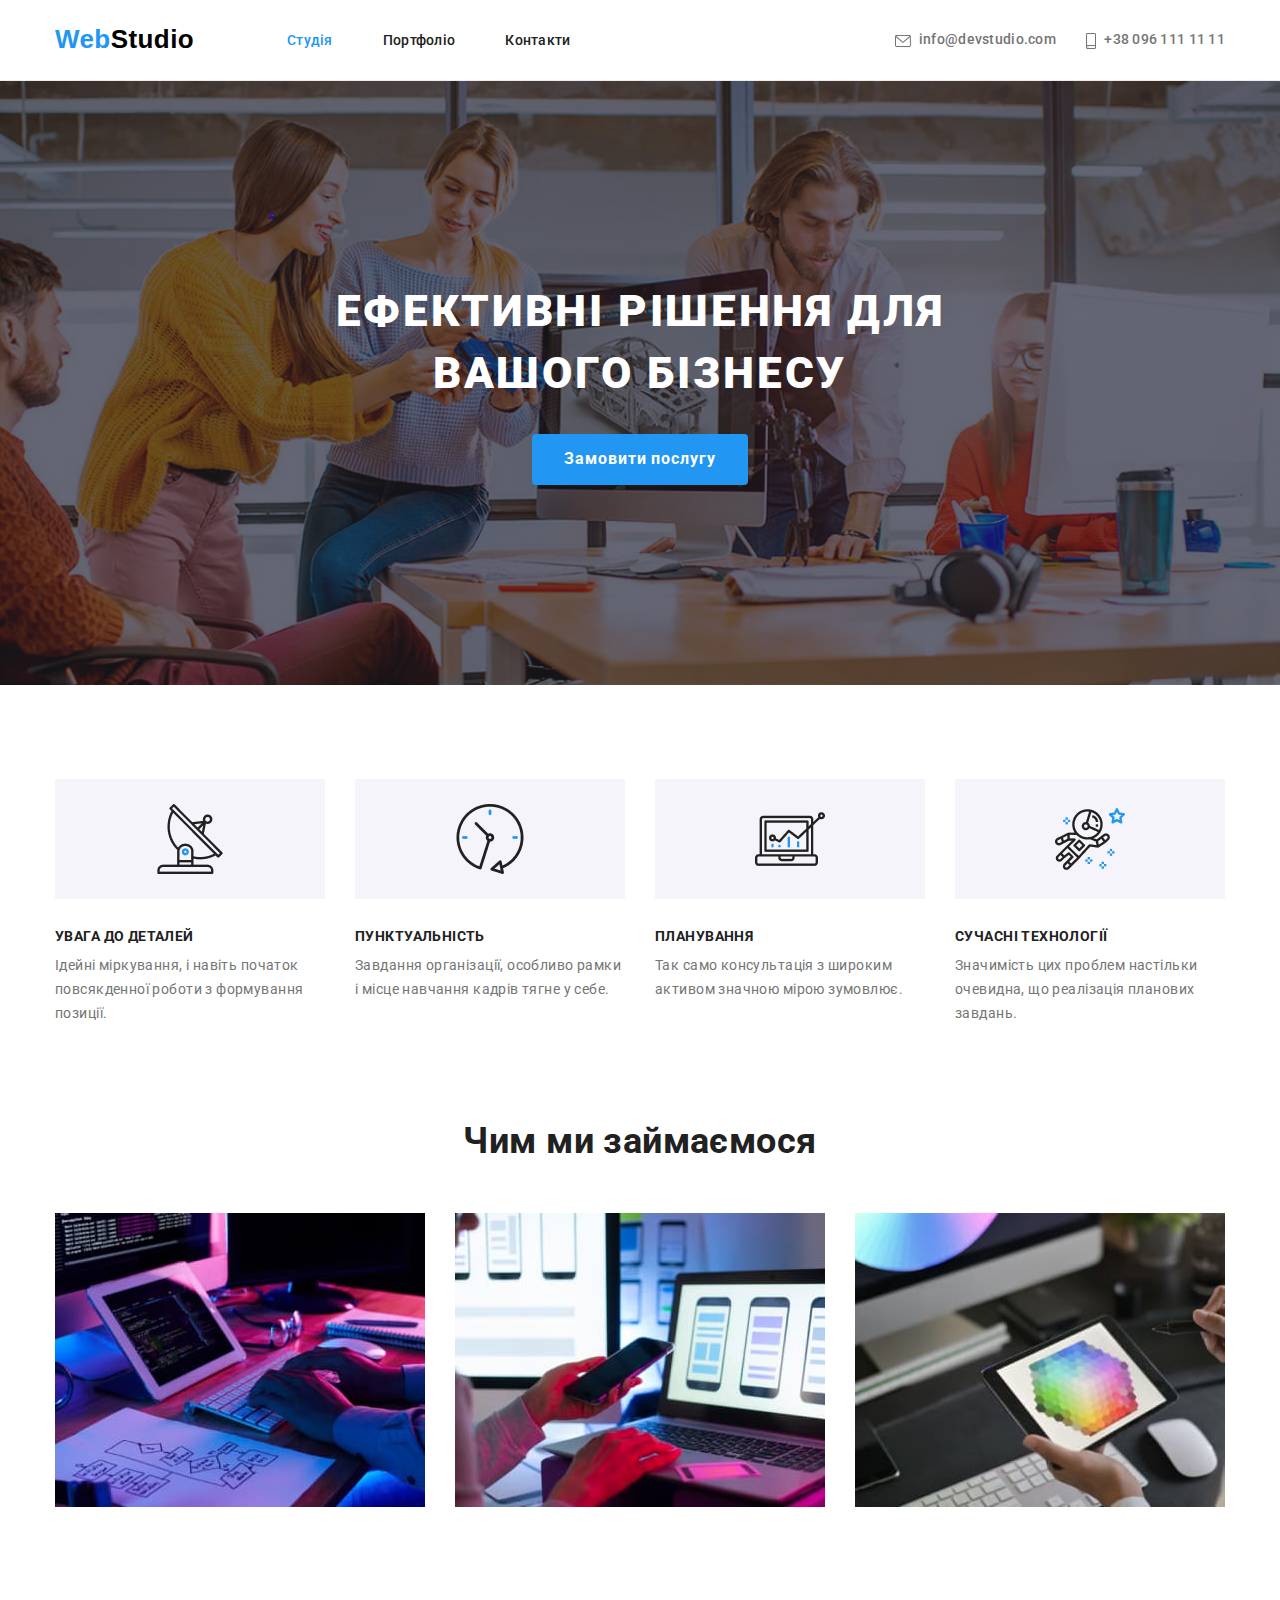
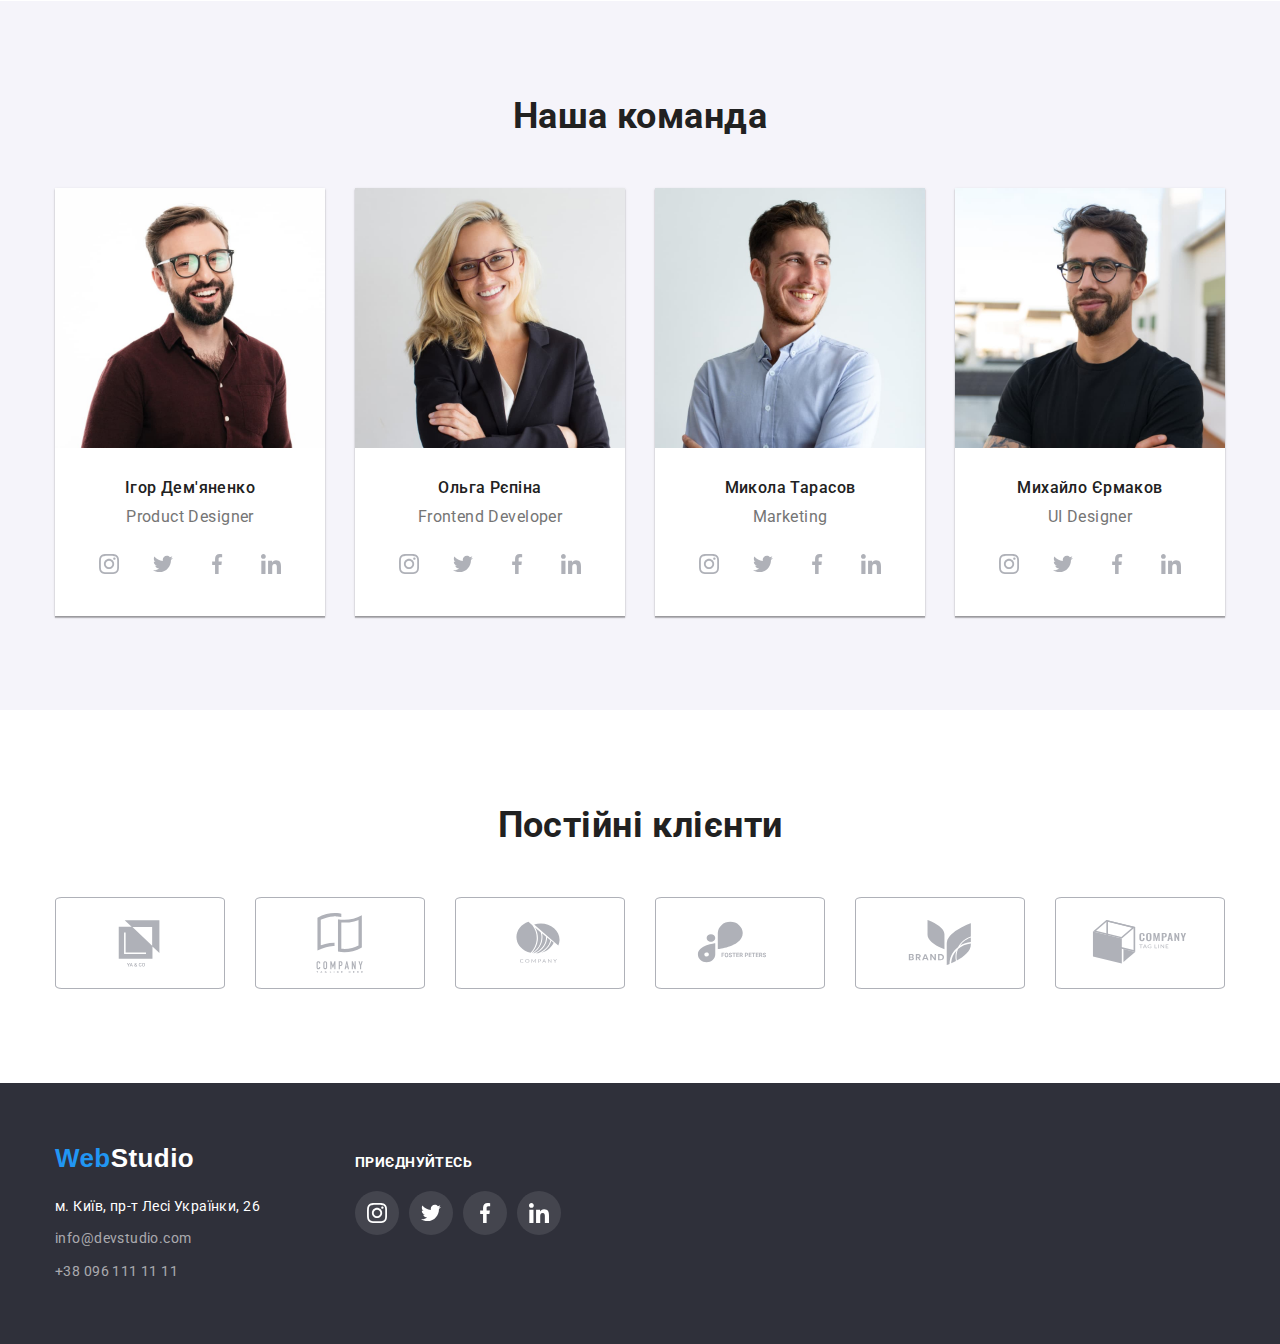
<file: index.html>
<!DOCTYPE html>
<html lang="uk">
  <head>
    <meta charset="UTF-8" />
    <meta http-equiv="X-UA-Compatible" content="IE=edge" />
    <meta name="viewport" content="width=device-width, initial-scale=1.0" />
    <title>Веб-студия</title>
    <link
      href="https://fonts.googleapis.com/css2?family=Raleway:wght@700&family=Roboto:wght@400;500;700;900&display=swap"
      rel="stylesheet"
    />

    <link
      rel="stylesheet"
      href="https://cdnjs.cloudflare.com/ajax/libs/modern-normalize/1.1.0/modern-normalize.min.css"
    />

    <!--<link rel="stylesheet" href="css/reset.css" />-->
    <link rel="stylesheet" href="css/general.css" />
    <link rel="stylesheet" href="css/style.css" />
  </head>
  <body>
    <header class="header">
      <div class="container">
        <div class="nav-header header-line">
          <nav class="nav">
            <a class="header-logo" href="./index.html">
              <span class="logo">Web</span>Studio
            </a>

            <ul class="nav-item">
              <li class="nav-items">
                <a class="nav-link current" href="">Студія</a>
              </li>
              <li class="nav-items">
                <a class="nav-link" href="./portfolio.html">Портфоліо</a>
              </li>
              <li class="nav-items">
                <a class="nav-link" href="">Контакти</a>
              </li>
            </ul>
          </nav>

          <ul class="nav-item contact">
            <li class="nav-items nav-contact">
              <a class="nav-email" href="mailto:info@devstudio.com">
                <svg class="icon-header" width="16" height="12">
                  <use href="./images/symbol-defs.svg#icon-envelope"></use>
                </svg>

                info@devstudio.com</a
              >
            </li>
            <li class="nav-items nav-contact">
              <a class="nav-tel" href="tel:+380961111111">
                <svg class="icon-header" width="10" height="16">
                  <use href="./images/symbol-defs.svg#icon-smartphone"></use>
                </svg>
                +38 096 111 11 11</a
              >
            </li>
          </ul>
        </div>
      </div>
    </header>

    <main class="main">
      <section class="solutions">
        <div class="container">
          <h1 class="title">Ефективні рішення для<br />вашого бізнесу</h1>
          <button class="solutions-btn btn" type="button">
            Замовити послугу
          </button>
        </div>
      </section>

      <section class="characteristic">
        <!--скрытый заголовок-->
        <div class="container">
          <h2 class="section-title subtitle sr-only">Як ми працюємо</h2>
          <ul class="characteristic-item">
            <li class="characteristic-items">
              <h3 class="characteristic-subtitle subtitle">Увага до деталей</h3>
              <p class="characteristic-text">
                Ідейні міркування, і навіть початок повсякденної роботи з
                формування позиції.
              </p>
            </li>

            <li class="characteristic-items characteristic-clock">
              <h3 class="characteristic-subtitle subtitle">Пунктуальність</h3>
              <p class="characteristic-text">
                Завдання організації, особливо рамки і місце навчання кадрів
                тягне у себе.
              </p>
            </li>

            <li class="characteristic-items characteristic-diagram">
              <h3 class="characteristic-subtitle subtitle">Планування</h3>
              <p class="characteristic-text">
                Так само консультація з широким активом значною мірою зумовлює.
              </p>
            </li>

            <li class="characteristic-items characteristic-astronaut">
              <h3 class="characteristic-subtitle subtitle">
                СУЧАСНІ ТЕХНОЛОГІЇ
              </h3>
              <p class="characteristic-text">
                Значимість цих проблем настільки очевидна, що реалізація
                планових завдань.
              </p>
            </li>
          </ul>
        </div>
      </section>

      <section class="work">
        <div class="container">
          <h2 class="section-title subtitle">Чим ми займаємося</h2>
          <ul class="work-item">
            <li class="work-items">
              <img
                class="work-images"
                src="./images/box-1.jpg"
                alt="Робота з програмами"
                width="370"
                height="294"
              />
            </li>

            <li class="work-items">
              <img
                class="work-images"
                src="./images/box-2.jpg"
                alt="Робота с гаджетами"
                width="370"
                height="294"
              />
            </li>

            <li class="work-items">
              <img
                class="work-images"
                src="./images/box-3.jpg"
                alt="Робота с графікой"
                width="370"
                height="294"
              />
            </li>
          </ul>
        </div>
      </section>

      <section class="team">
        <div class="container">
          <h2 class="section-title subtitle">Наша команда</h2>
          <ul class="team-item">
            <li class="team-items">
              <img
                class="team-img"
                src="./images/img_pd.jpg"
                alt="Фотографія продуктового дизайнера"
                width="270"
              />
              <div class="team-info">
                <h3 class="team-subtitle subtitle">Ігор Дем'яненко</h3>
                <p class="team-text">Product Designer</p>
                <ul class="actions">
                  <li class="team-li">
                    <a class="team-link" href="">
                      <svg class="icon-team" width="20" height="20">
                        <use
                          href="./images/symbol-defs.svg#icon-instagram"
                        ></use>
                      </svg>
                    </a>
                  </li>
                  <li class="team-li">
                    <a class="team-link" href="">
                      <svg class="icon-team" width="20" height="20">
                        <use href="./images/symbol-defs.svg#icon-twitter"></use>
                      </svg>
                    </a>
                  </li>
                  <li class="team-li">
                    <a class="team-link" href="">
                      <svg class="icon-team" width="20" height="20">
                        <use
                          href="./images/symbol-defs.svg#icon-facebook"
                        ></use>
                      </svg>
                    </a>
                  </li>
                  <li class="team-li">
                    <a class="team-link" href="">
                      <svg class="icon-team" width="20" height="20">
                        <use
                          href="./images/symbol-defs.svg#icon-linkedin"
                        ></use>
                      </svg>
                    </a>
                  </li>
                </ul>
              </div>
            </li>

            <li class="team-items">
              <img
                class="team-img"
                src="./images/img_fd.jpg"
                alt="Фотографія фронтенд разробника"
                width="270"
                height="260"
              />
              <div class="team-info">
                <h3 class="team-subtitle subtitle">Ольга Рєпіна</h3>
                <p class="team-text">Frontend Developer</p>
                <ul class="actions">
                  <li class="team-li">
                    <a class="team-link" href="">
                      <svg class="icon-team" width="20" height="20">
                        <use
                          href="./images/symbol-defs.svg#icon-instagram"
                        ></use>
                      </svg>
                    </a>
                  </li>
                  <li class="team-li">
                    <a class="team-link" href="">
                      <svg class="icon-team" width="20" height="20">
                        <use href="./images/symbol-defs.svg#icon-twitter"></use>
                      </svg>
                    </a>
                  </li>
                  <li class="team-li">
                    <a class="team-link" href="">
                      <svg class="icon-team" width="20" height="20">
                        <use
                          href="./images/symbol-defs.svg#icon-facebook"
                        ></use>
                      </svg>
                    </a>
                  </li>
                  <li class="team-li">
                    <a class="team-link" href="">
                      <svg class="icon-team" width="20" height="20">
                        <use
                          href="./images/symbol-defs.svg#icon-linkedin"
                        ></use>
                      </svg>
                    </a>
                  </li>
                </ul>
              </div>
            </li>
            <li class="team-items">
              <img
                class="team-img"
                src="./images/img_m.jpg"
                alt="Фотографія маркетолога"
                width="270"
                height="260"
              />
              <div class="team-info">
                <h3 class="team-subtitle subtitle">Микола Тарасов</h3>
                <p class="team-text">Marketing</p>
                <ul class="actions">
                  <li class="team-li">
                    <a class="team-link" href="">
                      <svg class="icon-team" width="20" height="20">
                        <use
                          href="./images/symbol-defs.svg#icon-instagram"
                        ></use>
                      </svg>
                    </a>
                  </li>
                  <li class="team-li">
                    <a class="team-link" href="">
                      <svg class="icon-team" width="20" height="20">
                        <use href="./images/symbol-defs.svg#icon-twitter"></use>
                      </svg>
                    </a>
                  </li>
                  <li class="team-li">
                    <a class="team-link" href="">
                      <svg class="icon-team" width="20" height="20">
                        <use
                          href="./images/symbol-defs.svg#icon-facebook"
                        ></use>
                      </svg>
                    </a>
                  </li>
                  <li class="team-li">
                    <a class="team-link" href="">
                      <svg class="icon-team" width="20" height="20">
                        <use
                          href="./images/symbol-defs.svg#icon-linkedin"
                        ></use>
                      </svg>
                    </a>
                  </li>
                </ul>
              </div>
            </li>
            <li class="team-items">
              <img
                class="team-img"
                src="./images/img_ui.jpg"
                alt="Фотографія дизайнера"
                width="270"
                height="260"
              />
              <div class="team-info">
                <h3 class="team-subtitle subtitle">Михайло Єрмаков</h3>
                <p class="team-text">UI Designer</p>
                <ul class="actions">
                  <li class="team-li">
                    <a class="team-link" href="">
                      <svg class="icon-team" width="20" height="20">
                        <use
                          href="./images/symbol-defs.svg#icon-instagram"
                        ></use>
                      </svg>
                    </a>
                  </li>
                  <li class="team-li">
                    <a class="team-link" href="">
                      <svg class="icon-team" width="20" height="20">
                        <use href="./images/symbol-defs.svg#icon-twitter"></use>
                      </svg>
                    </a>
                  </li>
                  <li class="team-li">
                    <a class="team-link" href="">
                      <svg class="icon-team" width="20" height="20">
                        <use
                          href="./images/symbol-defs.svg#icon-facebook"
                        ></use>
                      </svg>
                    </a>
                  </li>
                  <li class="team-li">
                    <a class="team-link" href="">
                      <svg class="icon-team" width="20" height="20">
                        <use
                          href="./images/symbol-defs.svg#icon-linkedin"
                        ></use>
                      </svg>
                    </a>
                  </li>
                </ul>
              </div>
            </li>
          </ul>
        </div>
      </section>

      <section class="clients">
        <div class="container">
          <h2 class="section-title subtitle">Постійні клієнти</h2>
          <ul class="clients-actions">
            <li class="clients-li">
              <a class="clients-link" href="">
                <svg class="icon-clients" width="106" height="60">
                  <use href="./images/symbol-defs.svg#icon-ya"></use>
                </svg>
              </a>
            </li>
            <li class="clients-li">
              <a class="clients-link" href="">
                <svg class="icon-clients" width="106" height="60">
                  <use href="./images/symbol-defs.svg#icon-tagline"></use>
                </svg>
              </a>
            </li>
            <li class="clients-li">
              <a class="clients-link" href="">
                <svg class="icon-clients" width="106" height="60">
                  <use href="./images/symbol-defs.svg#icon-company"></use>
                </svg>
              </a>
            </li>
            <li class="clients-li">
              <a class="clients-link" href="">
                <svg class="icon-clients" width="106" height="60">
                  <use href="./images/symbol-defs.svg#icon-foster"></use>
                </svg>
              </a>
            </li>
            <li class="clients-li">
              <a class="clients-link" href="">
                <svg class="icon-clients" width="106" height="60">
                  <use href="./images/symbol-defs.svg#icon-brand"></use>
                </svg>
              </a>
            </li>
            <li class="clients-li">
              <a class="clients-link" href="">
                <svg class="icon-clients" width="106" height="60">
                  <use href="./images/symbol-defs.svg#icon-tag"></use>
                </svg>
              </a>
            </li>
          </ul>
        </div>
      </section>
    </main>
    <footer class="footer">
      <div class="container">
        <div class="footer-info">
          <div class="footer-data">
            <a class="footer-logo header-logo" href="./index.html">
              <span class="logo">Web</span>Studio</a
            >
            <address>
              <p class="footer-address">м. Київ, пр-т Лесі Українки, 26</p>
              <ul class="contact">
                <li class="footer-contact">
                  <a class="footer-link" href="mailto:info@devstudio.com"
                    >info@devstudio.com</a
                  >
                </li>
                <li class="footer-contact">
                  <a class="footer-link" href="tel:+380961111111"
                    >+38 096 111 11 11</a
                  >
                </li>
              </ul>
            </address>
          </div>
          <div class="footer-social">
            <span class="social-text">приєднуйтесь</span>
            <ul class="actions footer-actions">
              <li class="footer-li">
                <a class="social-link" href="">
                  <svg class="icon-footer" width="20" height="20">
                    <use href="./images/symbol-defs.svg#icon-instagram"></use>
                  </svg>
                </a>
              </li>
              <li class="footer-li">
                <a class="social-link" href="">
                  <svg class="icon-footer" width="20" height="20">
                    <use href="./images/symbol-defs.svg#icon-twitter"></use>
                  </svg>
                </a>
              </li>
              <li class="footer-li">
                <a class="social-link" href="">
                  <svg class="icon-footer" width="20" height="20">
                    <use href="./images/symbol-defs.svg#icon-facebook"></use>
                  </svg>
                </a>
              </li>
              <li class="footer-li">
                <a class="social-link" href="">
                  <svg class="icon-footer" width="20" height="20">
                    <use href="./images/symbol-defs.svg#icon-linkedin"></use>
                  </svg>
                </a>
              </li>
            </ul>
          </div>
        </div>
      </div>
    </footer>
  </body>
</html>
</file>
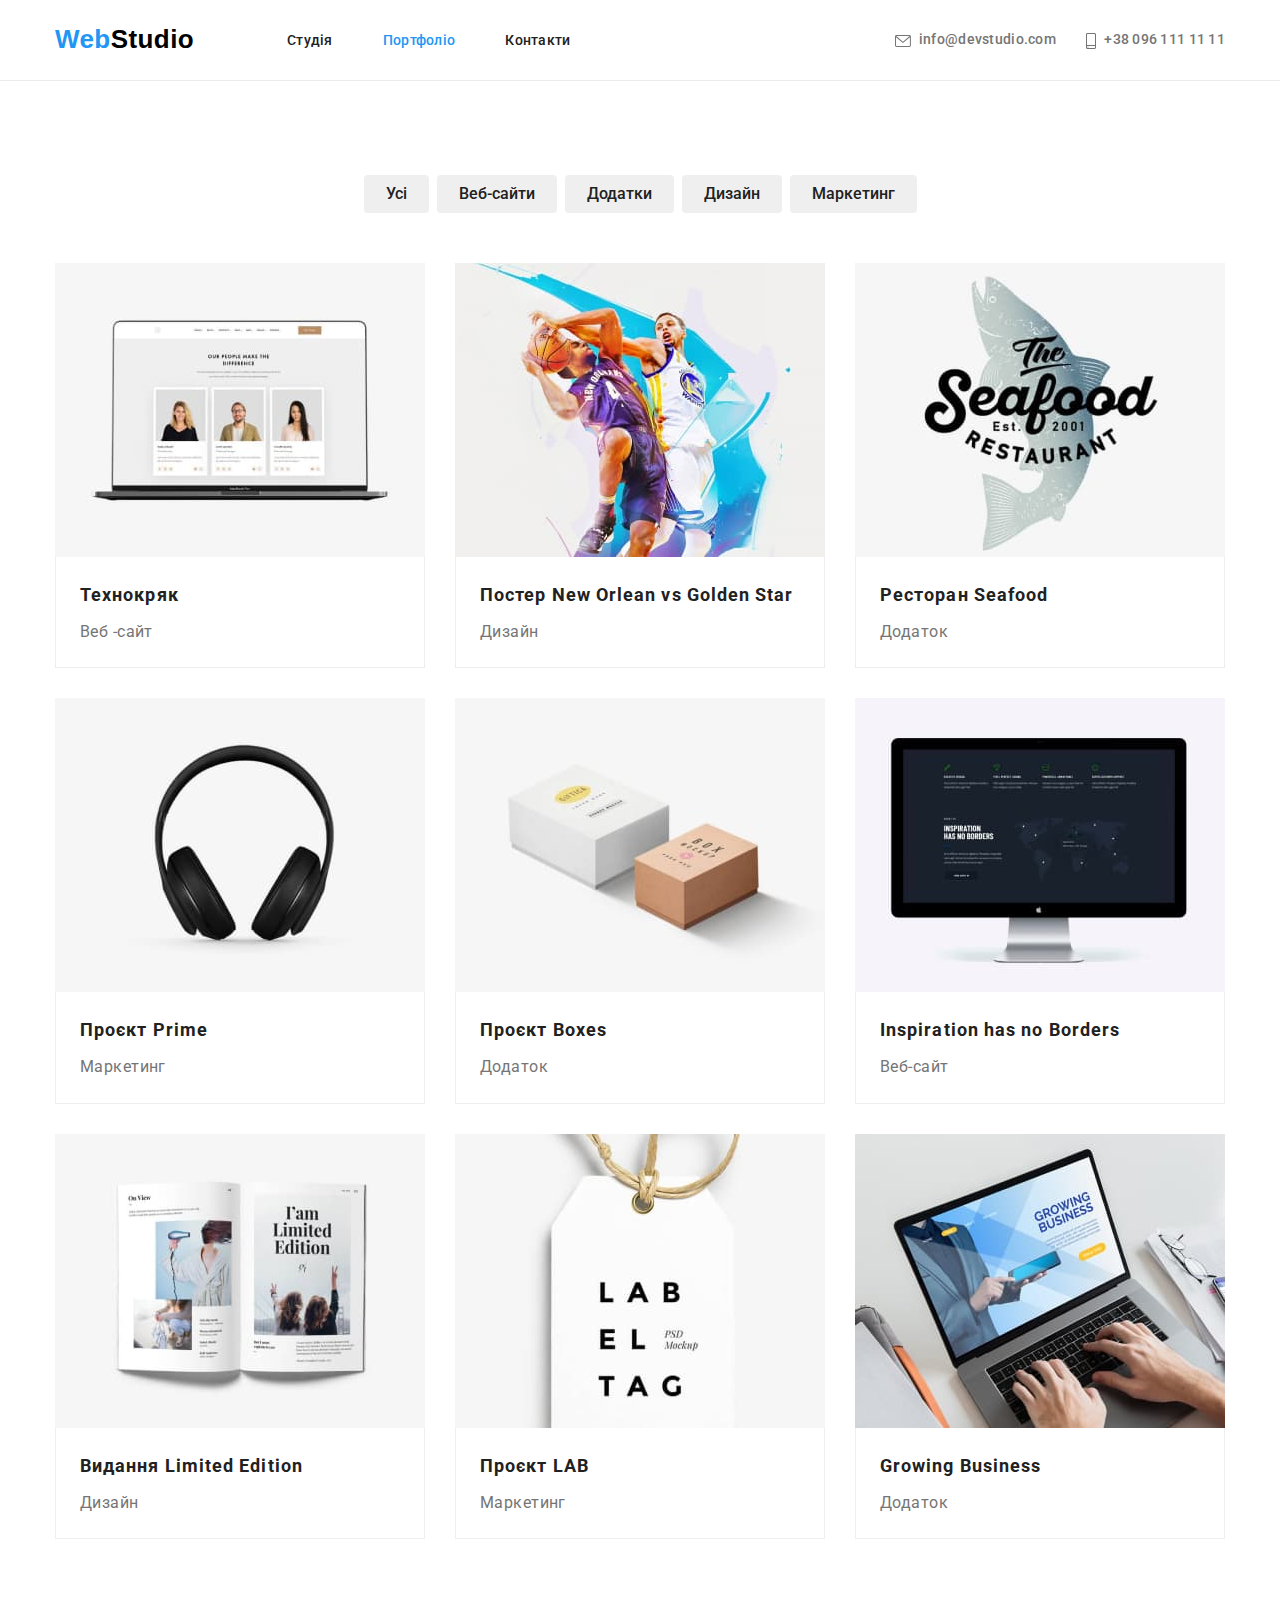
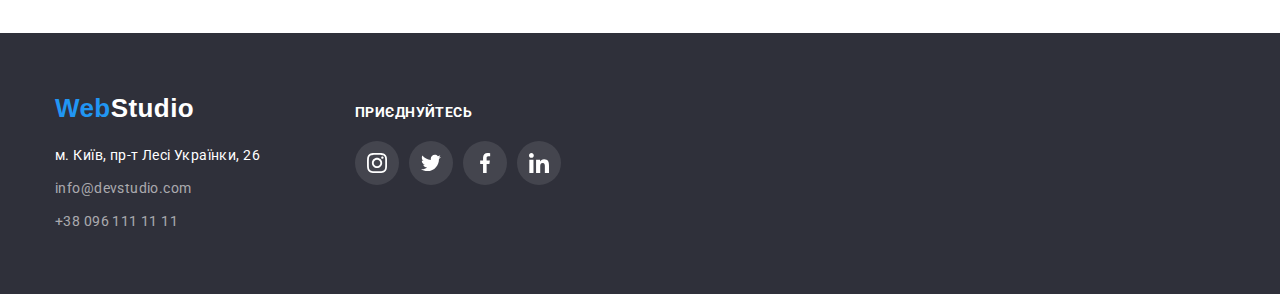
<file: portfolio.html>
<!DOCTYPE html>
<html lang="uk">
  <head>
    <meta charset="UTF-8" />
    <meta http-equiv="X-UA-Compatible" content="IE=edge" />
    <meta name="viewport" content="width=device-width, initial-scale=1.0" />
    <title>Portfolio</title>
    <link
      href="https://fonts.googleapis.com/css2?family=Raleway:wght@700&family=Roboto:wght@400;500;700;900&display=swap"
      rel="stylesheet"
    />

    <link
      rel="stylesheet"
      href="https://cdnjs.cloudflare.com/ajax/libs/modern-normalize/1.1.0/modern-normalize.min.css"
    />
    <!--<link rel="stylesheet" href="css/reset.css" />-->
    <link rel="stylesheet" href="css/general.css" />
    <link rel="stylesheet" href="css/style.css" />
  </head>
  <body>
    <header class="header">
      <div class="container">
        <div class="nav-header">
          <nav class="nav">
            <a class="header-logo" href="./index.html">
              <span class="logo">Web</span>Studio
            </a>

            <ul class="nav-item">
              <li class="nav-items">
                <a class="nav-link" href="./index.html">Студія</a>
              </li>
              <li class="nav-items">
                <a class="nav-link current" href="">Портфоліо</a>
              </li>
              <li class="nav-items">
                <a class="nav-link" href="">Контакти</a>
              </li>
            </ul>
          </nav>

          <ul class="nav-item contact">
            <li class="nav-items nav-contact">
              <a class="nav-email" href="mailto:info@devstudio.com">
                <svg class="icon-header" width="16" height="12">
                  <use href="./images/symbol-defs.svg#icon-envelope"></use>
                </svg>

                info@devstudio.com</a
              >
            </li>
            <li class="nav-items nav-contact">
              <a class="nav-tel" href="tel:+380961111111">
                <svg class="icon-header" width="10" height="16">
                  <use href="./images/symbol-defs.svg#icon-smartphone"></use>
                </svg>
                +38 096 111 11 11</a
              >
            </li>
          </ul>
        </div>
      </div>
    </header>

    <main>
      <div class="container">
        <h1 class="sr-only">Наші роботи</h1>

        <section class="portfolio">
          <ul class="portfolio-item portfolio-item">
            <li class="portfolio-items">
              <button class="btn portfolio-btn" type="button">Усі</button>
            </li>

            <li class="portfolio-items">
              <button class="btn portfolio-btn" type="button">Веб-сайти</button>
            </li>

            <li class="portfolio-items">
              <button class="btn portfolio-btn" type="button">Додатки</button>
            </li>

            <li class="portfolio-items">
              <button class="btn portfolio-btn" type="button">Дизайн</button>
            </li>

            <li class="portfolio-items">
              <button class="btn portfolio-btn" type="button">Маркетинг</button>
            </li>
          </ul>

          <ul class="portfolio-work">
            <li class="portfolio-galary">
              <a class="work-link" href="">
                <img
                  class="work-img"
                  src="./images/technokrayk.jpg"
                  alt="зображення співробітників фірми технокряку"
                  width="370"
                  height="294"
                />
                <div class="portfolio-info">
                  <h2 class="work-title descr">Технокряк</h2>
                  <p class="work-text descr">Веб -сайт</p>
                </div>
              </a>
            </li>

            <li class="portfolio-galary">
              <a class="work-link" href="">
                <img
                  class="work-img"
                  src="./images/poster.jpg"
                  alt="зображення гравців баскетбольної команди"
                  width="370"
                  height="294"
                />
                <div class="portfolio-info">
                  <h2 class="work-title descr">
                    Постер New Orlean vs Golden Star
                  </h2>
                  <p class="work-text descr">Дизайн</p>
                </div>
              </a>
            </li>

            <li class="portfolio-galary">
              <a class="work-link" href="">
                <img
                  class="work-img"
                  src="./images/restron.jpg"
                  alt="зображення логотипу ресторану Seafood"
                  width="370"
                  height="294"
                />
                <div class="portfolio-info">
                  <h2 class="work-title descr">Ресторан Seafood</h2>
                  <p class="work-text descr">Додаток</p>
                </div>
              </a>
            </li>

            <li class="portfolio-galary">
              <a class="work-link" href="">
                <img
                  class="work-img"
                  src="./images/headphones.jpg"
                  alt="зображення навушника"
                  width="370"
                  height="294"
                />
                <div class="portfolio-info">
                  <h2 class="work-title descr">Проєкт Prime</h2>
                  <p class="work-text descr">Маркетинг</p>
                </div>
              </a>
            </li>

            <li class="portfolio-galary">
              <a class="work-link" href="">
                <img
                  class="work-img"
                  src="./images/boxes.jpg"
                  alt="схематичне зображення проєкту Boxes"
                  width="370"
                  height="294"
                />
                <div class="portfolio-info">
                  <h2 class="work-title descr">Проєкт Boxes</h2>
                  <p class="work-text descr">Додаток</p>
                </div>
              </a>
            </li>

            <li class="portfolio-galary">
              <a class="work-link" href="">
                <img
                  class="work-img"
                  src="./images/notebook.jpg"
                  alt="зображення веб-сайту Inspiration has no Borders на моніторі"
                  width="370"
                  height="294"
                />
                <div class="portfolio-info">
                  <h2 class="work-title descr">Inspiration has no Borders</h2>
                  <p class="work-text descr">Веб-сайт</p>
                </div>
              </a>
            </li>

            <li class="portfolio-galary">
              <a class="work-link" href="">
                <img
                  class="work-img"
                  src="./images/book.jpg"
                  alt="зображення видання Limited Edition"
                  width="370"
                  height="294"
                />
                <div class="portfolio-info">
                  <h2 class="work-title descr">Видання Limited Edition</h2>
                  <p class="work-text descr">Дизайн</p>
                </div>
              </a>
            </li>

            <li class="portfolio-galary">
              <a class="work-link" href="">
                <img
                  class="work-img"
                  src="./images/lab.jpg"
                  alt="зображення на дощечкі надпису проекту Lab"
                  width="370"
                  height="294"
                />
                <div class="portfolio-info">
                  <h2 class="work-title descr">Проєкт LAB</h2>
                  <p class="work-text descr">Маркетинг</p>
                </div>
              </a>
            </li>

            <li class="portfolio-galary">
              <a class="work-link" href="">
                <img
                  class="work-img"
                  src="./images/notebook-business.jpg"
                  alt="зображення додатку Growing Business на моніторі ноутбука"
                  width="370"
                  height="294"
                />
                <div class="portfolio-info">
                  <h2 class="work-title descr">Growing Business</h2>
                  <p class="work-text descr">Додаток</p>
                </div>
              </a>
            </li>
          </ul>
        </section>
      </div>
    </main>

    <footer class="footer">
      <div class="container">
        <div class="footer-info">
          <div class="footer-data">
            <a class="footer-logo header-logo" href="./index.html">
              <span class="logo">Web</span>Studio</a
            >
            <address>
              <p class="footer-address">м. Київ, пр-т Лесі Українки, 26</p>
              <ul class="contact">
                <li class="footer-contact">
                  <a class="footer-link" href="mailto:info@devstudio.com"
                    >info@devstudio.com</a
                  >
                </li>
                <li class="footer-contact">
                  <a class="footer-link" href="tel:+380961111111"
                    >+38 096 111 11 11</a
                  >
                </li>
              </ul>
            </address>
          </div>
          <div class="footer-social">
            <span class="social-text">приєднуйтесь</span>
            <ul class="actions footer-actions">
              <li class="footer-li">
                <a class="social-link" href="">
                  <svg class="icon-footer" width="20" height="20">
                    <use href="./images/symbol-defs.svg#icon-instagram"></use>
                  </svg>
                </a>
              </li>
              <li class="footer-li">
                <a class="social-link" href="">
                  <svg class="icon-footer" width="20" height="20">
                    <use href="./images/symbol-defs.svg#icon-twitter"></use>
                  </svg>
                </a>
              </li>
              <li class="footer-li">
                <a class="social-link" href="">
                  <svg class="icon-footer" width="20" height="20">
                    <use href="./images/symbol-defs.svg#icon-facebook"></use>
                  </svg>
                </a>
              </li>
              <li class="footer-li">
                <a class="social-link" href="">
                  <svg class="icon-footer" width="20" height="20">
                    <use href="./images/symbol-defs.svg#icon-linkedin"></use>
                  </svg>
                </a>
              </li>
            </ul>
          </div>
        </div>
      </div>
    </footer>
  </body>
</html>
</file>
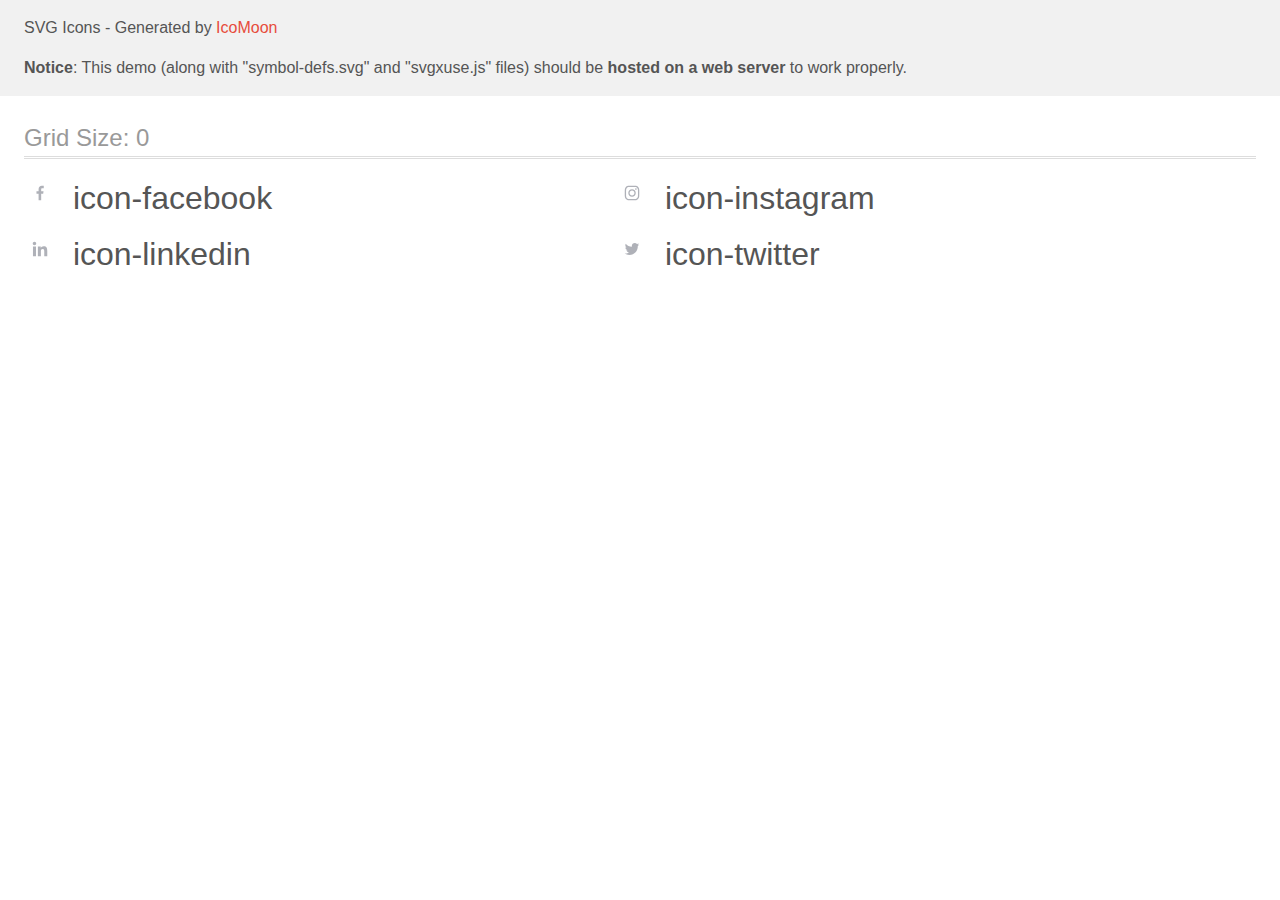
<file: images/svg-sprite/demo-external-svg.html>
<!doctype html>
<html>
<head>
    <title>IcoMoon - SVG Icons</title>
    <meta charset="utf-8">
    <meta name="viewport" content="width=device-width, initial-scale=1">
    <link rel="stylesheet" href="demo-files/demo.css">
    <link rel="stylesheet" href="style.css">
</head>
<body>
<header class="bgc1 clearfix">
<div class="mhl">
    <p>SVG Icons - Generated by <a href="https://icomoon.io/app">IcoMoon</a></p><p><strong>Notice</strong>: This demo (along with "symbol-defs.svg" and "svgxuse.js" files) should be <b>hosted on a web server</b> to work properly.</p>
</div>
</header>
    <div class="clearfix mhl ptl">
        <h1 class="mvm mtn fgc1">Grid Size: 0</h1>
        <div class="glyph fs1">
            <div class="clearfix pbs">
                <svg class="icon icon-facebook"><use xlink:href="symbol-defs.svg#icon-facebook"></use></svg><span class="name"> icon-facebook</span>
            </div>
        </div>
        <div class="glyph fs1">
            <div class="clearfix pbs">
                <svg class="icon icon-instagram"><use xlink:href="symbol-defs.svg#icon-instagram"></use></svg><span class="name"> icon-instagram</span>
            </div>
        </div>
        <div class="glyph fs1">
            <div class="clearfix pbs">
                <svg class="icon icon-linkedin"><use xlink:href="symbol-defs.svg#icon-linkedin"></use></svg><span class="name"> icon-linkedin</span>
            </div>
        </div>
        <div class="glyph fs1">
            <div class="clearfix pbs">
                <svg class="icon icon-twitter"><use xlink:href="symbol-defs.svg#icon-twitter"></use></svg><span class="name"> icon-twitter</span>
            </div>
        </div>
  </div>
<script defer src="svgxuse.js"></script>
</body>
</html>
</file>
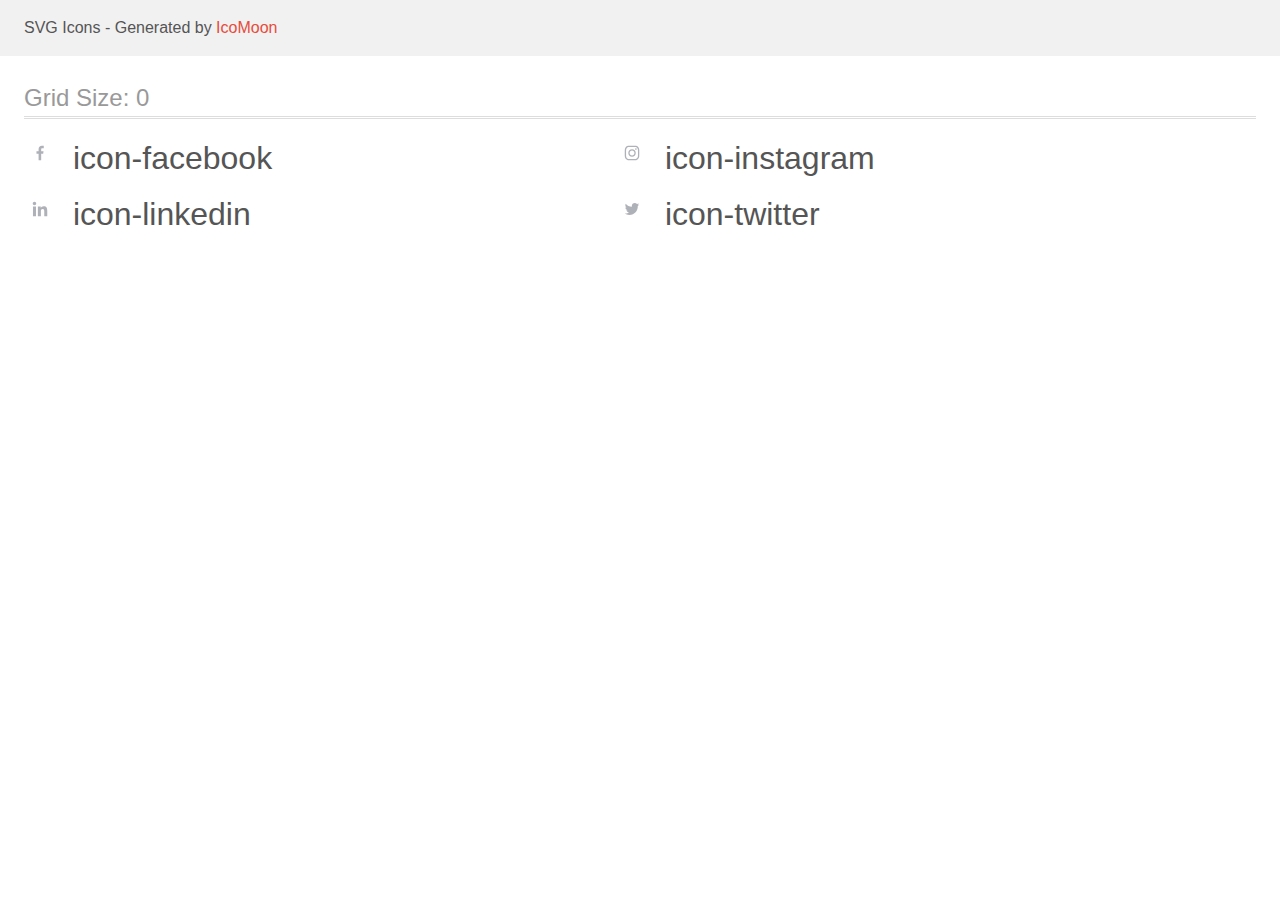
<file: images/svg-sprite/demo.html>
<!doctype html>
<html>
<head>
    <title>IcoMoon - SVG Icons</title>
    <meta charset="utf-8">
    <meta name="viewport" content="width=device-width, initial-scale=1">
    <link rel="stylesheet" href="demo-files/demo.css">
    <link rel="stylesheet" href="style.css">
</head>
<body>
<svg aria-hidden="true" style="position: absolute; width: 0; height: 0; overflow: hidden;" version="1.1" xmlns="http://www.w3.org/2000/svg" xmlns:xlink="http://www.w3.org/1999/xlink">
<defs>
<symbol id="icon-facebook" viewBox="0 0 32 32">
<path fill="#fff" style="fill: var(--color1, #fff)" d="M32 16c0 0.006 0 0.013 0 0.020 0 4.412-1.791 8.405-4.686 11.293l-0 0c-2.888 2.895-6.881 4.687-11.293 4.687-0.007 0-0.014 0-0.021 0h0.001c-0.006 0-0.013 0-0.020 0-4.412 0-8.405-1.791-11.293-4.686l-0-0c-2.895-2.888-4.687-6.881-4.687-11.293 0-0.007 0-0.014 0-0.021v0.001c0-0.006 0-0.013 0-0.020 0-4.412 1.791-8.405 4.686-11.293l0-0c2.888-2.895 6.881-4.687 11.293-4.687 0.007 0 0.014 0 0.021 0h-0.001c0.006 0 0.013 0 0.020 0 4.412 0 8.405 1.791 11.293 4.686l0 0c2.895 2.888 4.687 6.881 4.687 11.293 0 0.007 0 0.014 0 0.021v-0.001z"></path>
<path fill="#afb1b8" style="fill: var(--color2, #afb1b8)" d="M18.422 11.142h1.329v-2.313c-0.56-0.065-1.21-0.102-1.868-0.102-0.024 0-0.047 0-0.071 0h0.004c-1.915 0-3.226 1.204-3.226 3.418v2.036h-2.113v2.585h2.113v6.505h2.59v-6.505h2.028l0.321-2.585h-2.349v-1.782c0-0.747 0.201-1.258 1.243-1.258z"></path>
</symbol>
<symbol id="icon-instagram" viewBox="0 0 32 32">
<path fill="#fff" style="fill: var(--color1, #fff)" d="M32 16c0 0.006 0 0.013 0 0.020 0 4.412-1.791 8.405-4.686 11.293l-0 0c-2.888 2.895-6.881 4.687-11.293 4.687-0.007 0-0.014 0-0.021 0h0.001c-0.006 0-0.013 0-0.020 0-4.412 0-8.405-1.791-11.293-4.686l-0-0c-2.895-2.888-4.687-6.881-4.687-11.293 0-0.007 0-0.014 0-0.021v0.001c0-0.006 0-0.013 0-0.020 0-4.412 1.791-8.405 4.686-11.293l0-0c2.888-2.895 6.881-4.687 11.293-4.687 0.007 0 0.014 0 0.021 0h-0.001c0.006 0 0.013 0 0.020 0 4.412 0 8.405 1.791 11.293 4.686l0 0c2.895 2.888 4.687 6.881 4.687 11.293 0 0.007 0 0.014 0 0.021v-0.001z"></path>
<path fill="#afb1b8" style="fill: var(--color2, #afb1b8)" d="M23.258 13.004c-0.033-0.773-0.159-1.304-0.337-1.764-0.193-0.505-0.479-0.936-0.841-1.29l-0.001-0.001c-0.354-0.36-0.784-0.645-1.263-0.83l-0.024-0.008c-0.463-0.179-0.991-0.304-1.764-0.337-0.778-0.037-1.025-0.046-3.001-0.046s-2.222 0.009-2.998 0.043c-0.773 0.033-1.304 0.159-1.764 0.338-0.505 0.193-0.936 0.479-1.29 0.84l-0.001 0.001c-0.36 0.354-0.645 0.784-0.83 1.263l-0.008 0.024c-0.18 0.463-0.304 0.991-0.338 1.764-0.037 0.778-0.046 1.025-0.046 3.001s0.009 2.222 0.043 2.998c0.034 0.773 0.159 1.304 0.338 1.764 0.194 0.505 0.48 0.935 0.84 1.29l0.001 0c0.364 0.369 0.804 0.656 1.287 0.838 0.463 0.18 0.992 0.305 1.764 0.338 0.776 0.034 1.023 0.043 2.998 0.043s2.222-0.009 2.998-0.043c0.773-0.033 1.304-0.159 1.764-0.337 0.981-0.386 1.742-1.148 2.12-2.104l0.009-0.025c0.179-0.463 0.304-0.992 0.338-1.764 0.034-0.776 0.042-1.023 0.042-2.998s-0.003-2.222-0.036-2.998zM21.949 18.943c-0.032 0.711-0.151 1.094-0.25 1.349-0.251 0.637-0.745 1.131-1.365 1.376l-0.016 0.006c-0.255 0.099-0.641 0.218-1.349 0.249-0.767 0.034-0.997 0.043-2.938 0.043s-2.174-0.009-2.938-0.043c-0.711-0.031-1.094-0.151-1.35-0.25-0.328-0.122-0.606-0.307-0.834-0.542l-0.001-0.001c-0.235-0.229-0.42-0.508-0.538-0.819l-0.005-0.016c-0.099-0.256-0.218-0.642-0.249-1.35-0.034-0.767-0.043-0.998-0.043-2.938s0.009-2.175 0.043-2.938c0.031-0.711 0.151-1.094 0.249-1.35 0.122-0.328 0.308-0.608 0.545-0.835l0.001-0.001c0.229-0.235 0.509-0.42 0.821-0.537l0.016-0.005c0.255-0.099 0.641-0.218 1.349-0.25 0.767-0.033 0.998-0.042 2.938-0.042 1.943 0 2.174 0.008 2.938 0.042 0.711 0.031 1.094 0.151 1.35 0.25 0.315 0.116 0.602 0.301 0.835 0.543 0.241 0.236 0.426 0.52 0.543 0.836 0.099 0.255 0.218 0.641 0.249 1.349 0.034 0.767 0.043 0.997 0.043 2.938s-0.009 2.167-0.043 2.935z"></path>
<path fill="#afb1b8" style="fill: var(--color2, #afb1b8)" d="M16.027 12.265c-0 0-0 0-0.001 0-2.064 0-3.737 1.673-3.737 3.737s1.673 3.737 3.737 3.737c2.064 0 3.737-1.673 3.737-3.737 0-0 0-0 0-0.001v0c-0-2.064-1.673-3.736-3.737-3.737h-0zM16.027 18.425c-1.339-0-2.424-1.085-2.424-2.424s1.085-2.424 2.424-2.424c0 0 0 0 0 0h-0c1.339 0 2.424 1.085 2.424 2.424s-1.085 2.424-2.424 2.424v0zM20.784 12.117c0 0.482-0.391 0.873-0.873 0.873s-0.873-0.391-0.873-0.873v0c0-0.482 0.391-0.873 0.873-0.873s0.873 0.391 0.873 0.873v0z"></path>
</symbol>
<symbol id="icon-linkedin" viewBox="0 0 32 32">
<path fill="#fff" style="fill: var(--color1, #fff)" d="M32 16c0 0.006 0 0.013 0 0.020 0 4.412-1.791 8.405-4.686 11.293l-0 0c-2.888 2.895-6.881 4.687-11.293 4.687-0.007 0-0.014 0-0.021 0h0.001c-0.006 0-0.013 0-0.020 0-4.412 0-8.405-1.791-11.293-4.686l-0-0c-2.895-2.888-4.687-6.881-4.687-11.293 0-0.007 0-0.014 0-0.021v0.001c0-0.006 0-0.013 0-0.020 0-4.412 1.791-8.405 4.686-11.293l0-0c2.888-2.895 6.881-4.687 11.293-4.687 0.007 0 0.014 0 0.021 0h-0.001c0.006 0 0.013 0 0.020 0 4.412 0 8.405 1.791 11.293 4.686l0 0c2.895 2.888 4.687 6.881 4.687 11.293 0 0.007 0 0.014 0 0.021v-0.001z"></path>
<path fill="#afb1b8" style="fill: var(--color2, #afb1b8)" d="M23.269 23.273h0.004v-5.335c0-2.609-0.561-4.62-3.612-4.62-1.467 0-2.451 0.804-2.853 1.567h-0.042v-1.324h-2.893v9.711h3.012v-4.808c0-1.266 0.24-2.491 1.808-2.491 1.545 0 1.568 1.445 1.568 2.572v4.728h3.009zM8.967 13.562h3.016v9.711h-3.016v-9.711zM10.474 8.727c-0.965 0-1.747 0.782-1.747 1.747v0c0 0.964 0.783 1.763 1.747 1.763s1.746-0.799 1.746-1.763c-0-0.964-0.782-1.746-1.746-1.747h-0z"></path>
</symbol>
<symbol id="icon-twitter" viewBox="0 0 32 32">
<path fill="#fff" style="fill: var(--color1, #fff)" d="M32 16c0 0.006 0 0.013 0 0.020 0 4.412-1.791 8.405-4.686 11.293l-0 0c-2.888 2.895-6.881 4.687-11.293 4.687-0.007 0-0.014 0-0.021 0h0.001c-0.006 0-0.013 0-0.020 0-4.412 0-8.405-1.791-11.293-4.686l-0-0c-2.895-2.888-4.687-6.881-4.687-11.293 0-0.007 0-0.014 0-0.021v0.001c0-0.006 0-0.013 0-0.020 0-4.412 1.791-8.405 4.686-11.293l0-0c2.888-2.895 6.881-4.687 11.293-4.687 0.007 0 0.014 0 0.021 0h-0.001c0.006 0 0.013 0 0.020 0 4.412 0 8.405 1.791 11.293 4.686l0 0c2.895 2.888 4.687 6.881 4.687 11.293 0 0.007 0 0.014 0 0.021v-0.001z"></path>
<path fill="#afb1b8" style="fill: var(--color2, #afb1b8)" d="M23.273 11.49c-0.5 0.224-1.080 0.39-1.688 0.467l-0.031 0.003c0.618-0.371 1.083-0.945 1.306-1.627l0.006-0.021c-0.544 0.328-1.178 0.579-1.853 0.715l-0.038 0.006c-0.545-0.582-1.319-0.945-2.177-0.945-1.646 0-2.981 1.335-2.981 2.981 0 0.001 0 0.002 0 0.003v-0c0 0.236 0.020 0.464 0.070 0.68-2.479-0.121-4.673-1.309-6.147-3.119-0.256 0.432-0.407 0.952-0.407 1.508v0c0 1.033 0.531 1.948 1.324 2.478-0.496-0.014-0.958-0.148-1.362-0.375l0.015 0.008v0.033c0.001 1.439 1.017 2.64 2.37 2.927l0.020 0.003c-0.227 0.062-0.487 0.098-0.756 0.098-0.009 0-0.018-0-0.028-0h0.001c-0.014 0-0.030 0-0.047 0-0.183 0-0.362-0.019-0.534-0.054l0.017 0.003c0.386 1.181 1.483 2.049 2.786 2.078-1.006 0.793-2.292 1.271-3.69 1.271-0.003 0-0.005 0-0.008 0h0c-0.012 0-0.026 0-0.039 0-0.238 0-0.472-0.015-0.701-0.044l0.027 0.003c1.285 0.839 2.858 1.338 4.547 1.338 0.010 0 0.019-0 0.029-0h-0.002c5.487 0 8.487-4.545 8.487-8.486 0-0.131-0.004-0.259-0.011-0.385 0.59-0.425 1.087-0.938 1.481-1.526l0.014-0.021z"></path>
</symbol>
</defs>
</svg>

<header class="bgc1 clearfix">
<div class="mhl">
    <p>SVG Icons - Generated by <a href="https://icomoon.io/app">IcoMoon</a></p>
</div>
</header>
    <div class="clearfix mhl ptl">
        <h1 class="mvm mtn fgc1">Grid Size: 0</h1>
        <div class="glyph fs1">
            <div class="clearfix pbs">
                <svg class="icon icon-facebook"><use xlink:href="#icon-facebook"></use></svg><span class="name"> icon-facebook</span>
            </div>
        </div>
        <div class="glyph fs1">
            <div class="clearfix pbs">
                <svg class="icon icon-instagram"><use xlink:href="#icon-instagram"></use></svg><span class="name"> icon-instagram</span>
            </div>
        </div>
        <div class="glyph fs1">
            <div class="clearfix pbs">
                <svg class="icon icon-linkedin"><use xlink:href="#icon-linkedin"></use></svg><span class="name"> icon-linkedin</span>
            </div>
        </div>
        <div class="glyph fs1">
            <div class="clearfix pbs">
                <svg class="icon icon-twitter"><use xlink:href="#icon-twitter"></use></svg><span class="name"> icon-twitter</span>
            </div>
        </div>
  </div>
<script defer src="svgxuse.js"></script>
</body>
</html>
</file>
<file: css/general.css>
:root {

  --primary-text-color: #757575;
  --title-text-color: #212121;
  --accent-color: #2196F3;
  --white-color: #ffffff;
  --black-color: #000000;
  --background-semi-dark: #f5f4fa;
  --background-midle-section:#f5f5f5;
  --background-dark-color: #2f303a;
}

body {
  font-family: Roboto, sans-serif;
  font-size: 14px;
  letter-spacing: 0.03em;
  color: var(--primary-text-color);
  background-color: var(--white-color);
    /* line-height: 1.7; */
    /* font-style: normal; */
  /* font-weight: 400; */
}

h1,
h2,
h3,
p {
  margin: 0;
}

ul {
  margin: 0;
  padding-left: 0;
  list-style: none;
}



a {
  text-decoration: none;
  list-style:none;
}

a:hover,
a:focus {
  color: var(--accent-color);
}

.btn {
  font-family: inherit;
  font-weight: 500;
  font-size: 16px;
  line-height: 1.6;
  color: var(--title-text-color);
  border: none;
  border-radius: 4px;
  cursor: pointer;
}

.btn:hover,
.btn:focus {
  color: #ffffff;
  background-color: var(--accent-color);
}
</file>
<file: css/style.css>
.container {
  max-width: 1200px;
  width: 100%;
  padding: 0 15px;
  margin: 0 auto;
}

.header {
  background-color: var(--white-color);
  border-bottom: 1px solid #ECECEC;
}

.header-logo {
  font-family: 'Releway', sans-serif;
  font-weight: 700;
  font-size: 26px;
  padding: 24px 0 25px 0;
  margin-right: 93px;
  line-height: 1.2;
  color: var(--black-color);
}

.logo {
  color: var(--accent-color);
}

.nav-header {
  display: flex;
  justify-content: space-between;
  align-items: center;
}

.nav {
  display: flex;
  justify-content: space-between;
  align-items: center;
}

.nav-item {
  display: flex;
  letter-spacing: 0.02em;
  font-weight: 500;
}

.nav-items:not(:last-child) {
  margin-right: 50px;
}

.nav-contact:not(:last-child) {
  margin-right: 30px;
}

.nav-items .current {
  color: var(--accent-color);
}

.nav-link {
  line-height: 1.1;
  padding: 32px 0 32px 0;
  color: var(--title-text-color);
}

.nav-email,
.nav-tel {
  color: var(--primary-text-color);
  line-height: 1.1;
}

.nav-item {
  display: flex;
  flex-wrap: wrap;
  margin: 0;
  padding: 0;
  list-style: none;
}

.icon-header {
  vertical-align: middle;
  margin-right: 5px;
  fill: currentColor;
}

.title {
  font-weight: 900;
  font-size: 44px;
  line-height: 1.4;
  margin-bottom: 30px;
  letter-spacing: 0.06em;
  color: var(--white-color);
  text-transform: uppercase;
}

.subtitle {
  color: var(--title-text-color);
  font-weight: 700;
}

.section-title {
  font-size: 36px;
  line-height: 1.2;
  margin-bottom: 50px;
  text-align: center;
}

.solutions {
  padding-top: 200px;
  padding-bottom: 200px;
  background-color: var(--background-dark-color);
  text-align: center;
  background-image: linear-gradient(to right, rgba(47, 48, 58, 0.4),
      rgba(47, 48, 58, 0.4)), url("../images/background_img.jpg");
  max-width: 1600px;
  margin-left: auto;
  margin-right: auto;
  background-repeat: no-repeat;
  background-position: center;
  background-size: cover;
}

.solutions-btn {
  padding: 10px 32px;
  text-align: center;
  min-width: 216px;
  font-weight: 700;
  letter-spacing: 0.06em;
  line-height: 1.9;
  background-color: var(--accent-color);
  color: var(--white-color);
}

.characteristic {
  padding-top: 94px;
  padding-bottom: 94px;
}

.characteristic-subtitle {
  font-size: 14px;
  margin-bottom: 10px;
  line-height: 1.1;
  text-transform: uppercase;
}

.characteristic-item {
  display: flex;
}

.characteristic-items::before {
  display: block;
  content: "";
  height: 120px;
  background-color: var(--background-semi-dark);
  background-size: 70px;
  background-repeat: no-repeat;
  background-image: url(../images/antenna.png);
  background-position: center;
  margin-bottom: 30px;
}

.characteristic-clock::before {
  background-image: url(../images/clock.png);
}

.characteristic-diagram::before {
  background-image: url(../images/diagram.png);
}

.characteristic-astronaut::before {
  background-image: url(../images/astronaut.png);
}

.characteristic-items {
  max-width: 270px;
  margin-right: 30px;
}

.characteristic-items:last-child {
  margin-right: 0;
}

.characteristic-text {
  line-height: 1.7;
}

img {
  display: block;
  max-width: 100%;
  height: auto;
}

.work {
  padding-bottom: 94px;
}

.work-item {
  display: flex;
  gap: 30px;
}

.team {
  padding-top: 94px;
  background-color: var(--background-semi-dark);
  padding-bottom: 94px;
}

.team-item {
  display: flex;
  justify-content: space-between;
}

.team-items {
  box-shadow: 0px 1px 3px rgb(0 0 0 / 12%),
    0px 1px 1px rgb(0 0 0 / 14%),
    0px 2px 1px rgb(0 0 0 / 20%);
}

.team-info {
  padding: 30px 0px;
  background-color: #FFFFFF;
}

.team-subtitle {
  font-weight: 500;
  font-size: 16px;
  line-height: 1.2;
  margin-bottom: 10px;
  text-align: center;
}

.team-text {
  font-size: 16px;
  line-height: 1.2;
  margin-bottom: 16px;
  text-align: center;
}

.actions {
  display: flex;
  flex-wrap: wrap;
  margin: 0 32px;
  padding: 0;
  list-style: none;
}

.icon-team {
  fill: currentColor;
}

.team-li {
  margin-right: 10px;
}

.team-li:last-child {
  margin-right: 0;
}

.team-link {
  display: inline-flex;
  width: 44px;
  height: 44px;
  align-items: center;
  justify-content: center;
  border: none;
  border-radius: 50%;
  color: #AFB1B8
}

.team-link:hover,
.team-link:focus {
  border: none;
  border-radius: 50%;
  background-color: var(--accent-color);
  color: var(--white-color);
}

.clients {
  padding-top: 94px;
  padding-bottom: 94px;
}

.clients-actions {
  display: flex;
  flex-wrap: wrap;
  padding: 0;
  list-style: none;
}

.clients-li {
  margin-right: 30px;
}

.clients-li:last-child {
  margin-right: 0;
}

.icon-clients {
  fill: currentColor;
}

.clients-link {
  display: inline-flex;
  width: 170px;
  height: 92px;
  align-items: center;
  justify-content: center;
  border: 1px solid #AFB1B8;
  border-radius: 4%;
  color: #AFB1B8
}

.clients-link:hover,
.clients-link:focus {
  border: none;
  border-radius: 4%;
  color: var(--accent-color);
  border: 1px solid var(--accent-color);
}

.footer {
  padding-top: 60px;
  padding-bottom: 60px;
  background-color: var(--background-dark-color);
}

.footer-info {
  display: flex;
  align-items: baseline;
}

address {
  font-style: normal;
}

.footer-logo {
  padding: 0;
  margin-right: 0;
}

.footer-address {
  margin-bottom: 9px;
  line-height: 1.7;
  color: var(--white-color);
}

.footer-contact {
  margin-bottom: 9px;
}

.footer-contact:last-child {
  margin-bottom: 0;
}

.footer-tel {
  margin-bottom: 0;
}

.footer-logo {
  display: block;
  margin-bottom: 20px;
  color: var(--white-color);
}

.footer-link {
  color: rgba(255, 255, 255, 0.6);
  line-height: 1.7;
}

.footer-data {
  margin-right: 70px;
}

.social-text {
  font-weight: 700;
  line-height: 1.14;
  color: var(--white-color);
  text-transform: uppercase;
}

.footer-social {
  padding-left: 25px;
  margin-left: 0;
}

.actions {
  display: flex;
  flex-wrap: wrap;
  margin: 0 32px;
  padding: 0;
  list-style: none;
}

.icon-footer {
  fill: currentColor;
}

.footer-li {
  padding-top: 20px;
  margin-right: 10px;
}

.footer-li:last-child {
  margin-right: 0;
}

.social-link {
  display: inline-flex;
  width: 44px;
  height: 44px;
  align-items: center;
  justify-content: center;
  border: none;
  border-radius: 50%;
  background-color: rgba(255, 255, 255, 0.1);
  color: var(--white-color);
}

.social-link:hover,
.social-link:focus {
  border: none;
  border-radius: 50%;
  background-color: var(--accent-color);
  color: var(--white-color);
}

.footer-actions {
  margin: 0;
}

/* стили для страницы портфолио */

.portfolio-logo {
  padding: 24px 93px 25px 4px;
}

.portfolio-nav,
.portfolio-contact {
  padding-bottom: 32px;
}

.header-underline {
  border-bottom: 1px solid #ECECEC;
}

.sr-only {
  position: absolute;
  left: -10000px;
  top: auto;
  width: 1px;
  height: 1px;
  overflow: hidden;
}

.portfolio {
  padding-top: 94px;
  margin-bottom: 94px;
}

.portfolio-btn {
  padding: 6px 22px;
}

.portfolio-btn:hover,
.portfolio-btn:focus {
  box-shadow: 0px 3px 1px rgba(0, 0, 0, 0.1), 0px 1px 2px rgba(0, 0, 0, 0.08), 0px 2px 2px rgba(0, 0, 0, 0.12);
}

.portfolio-work {
  display: flex;
  flex-wrap: wrap;
}

.portfolio-galary:nth-last-child(-n+3) {
  margin-bottom: 0;
}

.portfolio-galary {
  margin-right: 30px;
  margin-bottom: 30px;
}

.portfolio-galary:hover,
.portfolio-galary:focus {
  box-shadow: 0px 1px 1px rgba(0, 0, 0, 0.12), 0px 4px 4px rgba(0, 0, 0, 0.06), 1px 4px 6px rgba(0, 0, 0, 0.16);
}

.portfolio-galary:nth-child(3n) {
  margin-right: 0;
}

.portfolio-item {
  display: flex;
  justify-content: center;
  margin-bottom: 50px;
}

.portfolio-items {
  margin-right: 8px;
}

.portfolio-items:last-child {
  margin-right: 0;
}

.portfolio-info {
  padding: 20px 24px;
  border-bottom: 1px solid #EEEEEE;
  border-right: 1px solid #EEEEEE;
  border-left: 1px solid #EEEEEE;
}

.work-title {
  margin-bottom: 4px;
  font-weight: 700;
  font-size: 18px;
  line-height: 2;
  letter-spacing: 0.06em;
  color: var(--title-text-color);
}

.work-text {
  font-size: 16px;
  line-height: 1.9;
  color: var(--primary-text-color);
}
</file>
<file: images/svg-sprite/demo-files/demo.css>
body {
  padding: 0;
  margin: 0;
  font-family: sans-serif;
  font-size: 1em;
  line-height: 1.5;
  color: #555;
  background: #fff;
}
h1 {
  font-size: 1.5em;
  font-weight: normal;
  box-shadow: 0 1px #ddd, 0 2px #fff, 0 3px #ddd;
}
small {
  font-size: .66666667em;
}
a {
  color: #e74c3c;
  text-decoration: none;
}
a:hover, a:focus {
  box-shadow: 0 1px #e74c3c;
}
.bshadow0, input {
  box-shadow: inset 0 -2px #e7e7e7;
}
input:hover {
  box-shadow: inset 0 -2px #ccc;
}
input, fieldset {
  font-size: 1em;
  margin: 0;
  padding: 0;
  border: 0;
}
input {
  color: inherit;
  line-height: 1.5;
  height: 1.5em;
  padding: .25em 0;
}
input:focus {
  outline: none;
  box-shadow: inset 0 -2px #449fdb;
}
.glyph {
  font-size: 16px;
  margin-right: 1.5em;
  float: left;
  width: 17em;
}
svg {
  color: #000;
}
.liga {
  width: 80%;
  width: calc(100% - 2.5em);
}
.talign-right {
  text-align: right;
}
.talign-center {
  text-align: center;
}
.bgc1 {
  background: #f1f1f1;
}
.fgc0 {
  color: #000;
}
.fgc1 {
  color: #999;
}
p {
  margin-top: 1em;
  margin-bottom: 1em;
}
.mvm {
  margin-top: .75em;
  margin-bottom: .75em;
}
.mtn {
  margin-top: 0;
}
.mtl, .mal {
  margin-top: 1.5em;
}
.mbl, .mal {
  margin-bottom: 1.5em;
}
.mal, .mhl {
  margin-left: 1.5em;
  margin-right: 1.5em;
}
.mhmm {
  margin-left: 1em;
  margin-right: 1em;
}
.ptl {
  padding-top: 1.5em;
}
.pbs, .pvs {
  padding-bottom: .25em;
}
.pvs, .pts {
  padding-top: .25em;
}
.unit {
  float: left;
}
.unitRight {
  float: right;
}
.size1of2 {
  width: 50%;
}
.size1of1 {
  width: 100%;
}
.clearfix:before, .clearfix:after {
  content: " ";
  display: table;
}
.clearfix:after {
  clear: both;
}
.hidden-true {
  display: none;
}
.textbox0 {
  width: 3em;
  background: #f1f1f1;
  padding: .25em .5em;
  line-height: 1.5;
  height: 1.5em;
}
.fs0 {
  font-size: 16px;
}
.fs1 {
  font-size: 32px;
}
.name {
  margin-left: .25em;
}
</file>
<file: images/svg-sprite/style.css>
.icon {
  display: inline-block;
  width: 1em;
  height: 1em;
  stroke-width: 0;
  stroke: currentColor;
  fill: currentColor;
}

/* ==========================================
Single-colored icons can be modified like so:
.icon-name {
  font-size: 32px;
  color: red;
}
========================================== */
</file>
